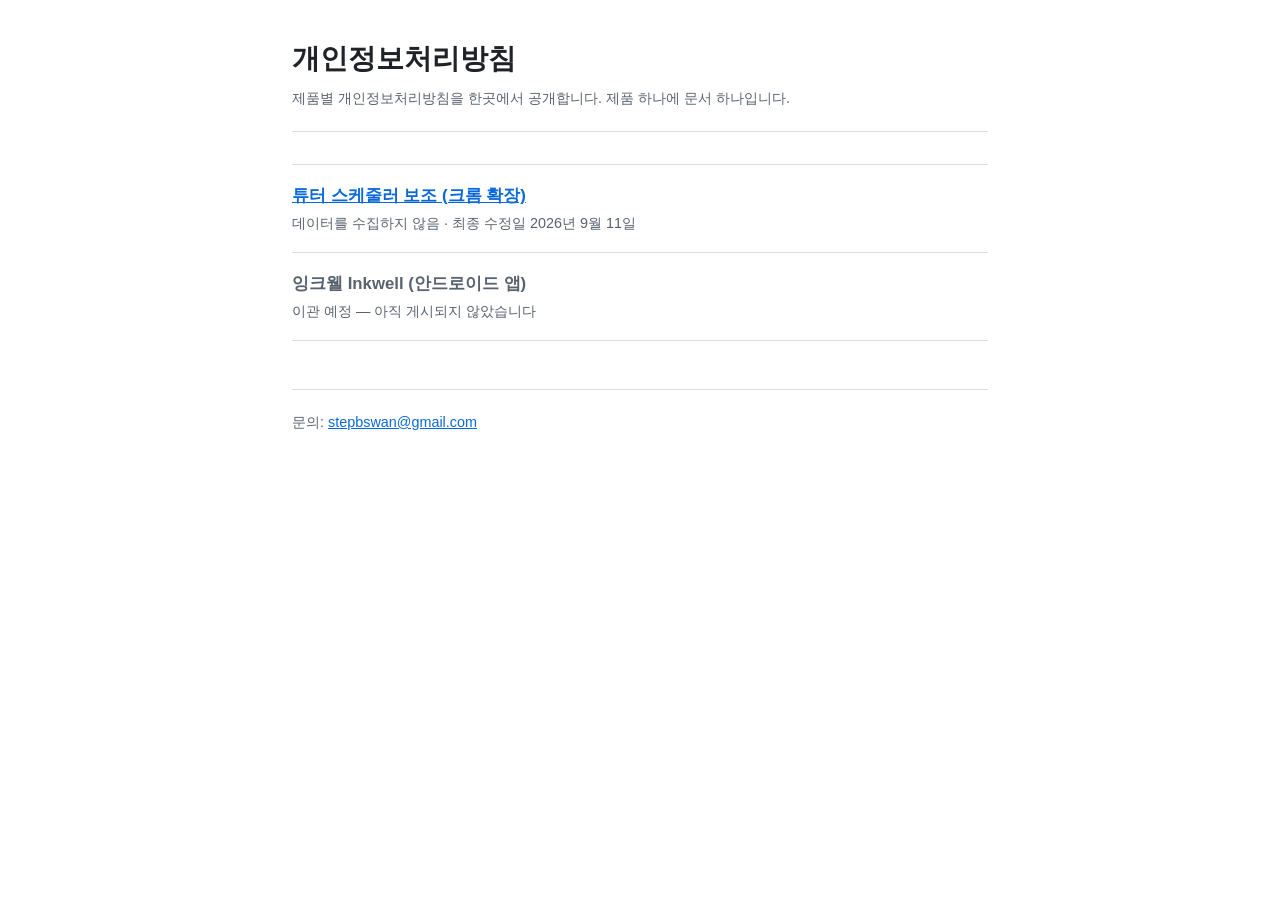
<file: index.html>
<!DOCTYPE html>
<html lang="ko">
<head>
<meta charset="utf-8">
<meta name="viewport" content="width=device-width, initial-scale=1">
<title>개인정보처리방침 — 정책 목록</title>
<meta name="description" content="앱·확장·서비스별 개인정보처리방침 목록.">
<link rel="stylesheet" href="assets/style.css">
</head>
<body>
<main class="wrap">

  <header class="doc">
    <h1>개인정보처리방침</h1>
    <p class="meta">제품별 개인정보처리방침을 한곳에서 공개합니다. 제품 하나에 문서 하나입니다.</p>
  </header>

  <ul class="policy-list">
    <li>
      <a class="name" href="privacy/tutor-scheduler-ext.html">튜터 스케줄러 보조 (크롬 확장)</a>
      <span class="note">데이터를 수집하지 않음 · 최종 수정일 2026년 9월 11일</span>
    </li>
    <li class="pending">
      <span class="name">잉크웰 Inkwell (안드로이드 앱)</span>
      <span class="note">이관 예정 — 아직 게시되지 않았습니다</span>
    </li>
  </ul>

  <footer class="doc">
    <p>문의: <a href="mailto:stepbswan@gmail.com">stepbswan@gmail.com</a></p>
  </footer>

</main>
</body>
</html>
</file>
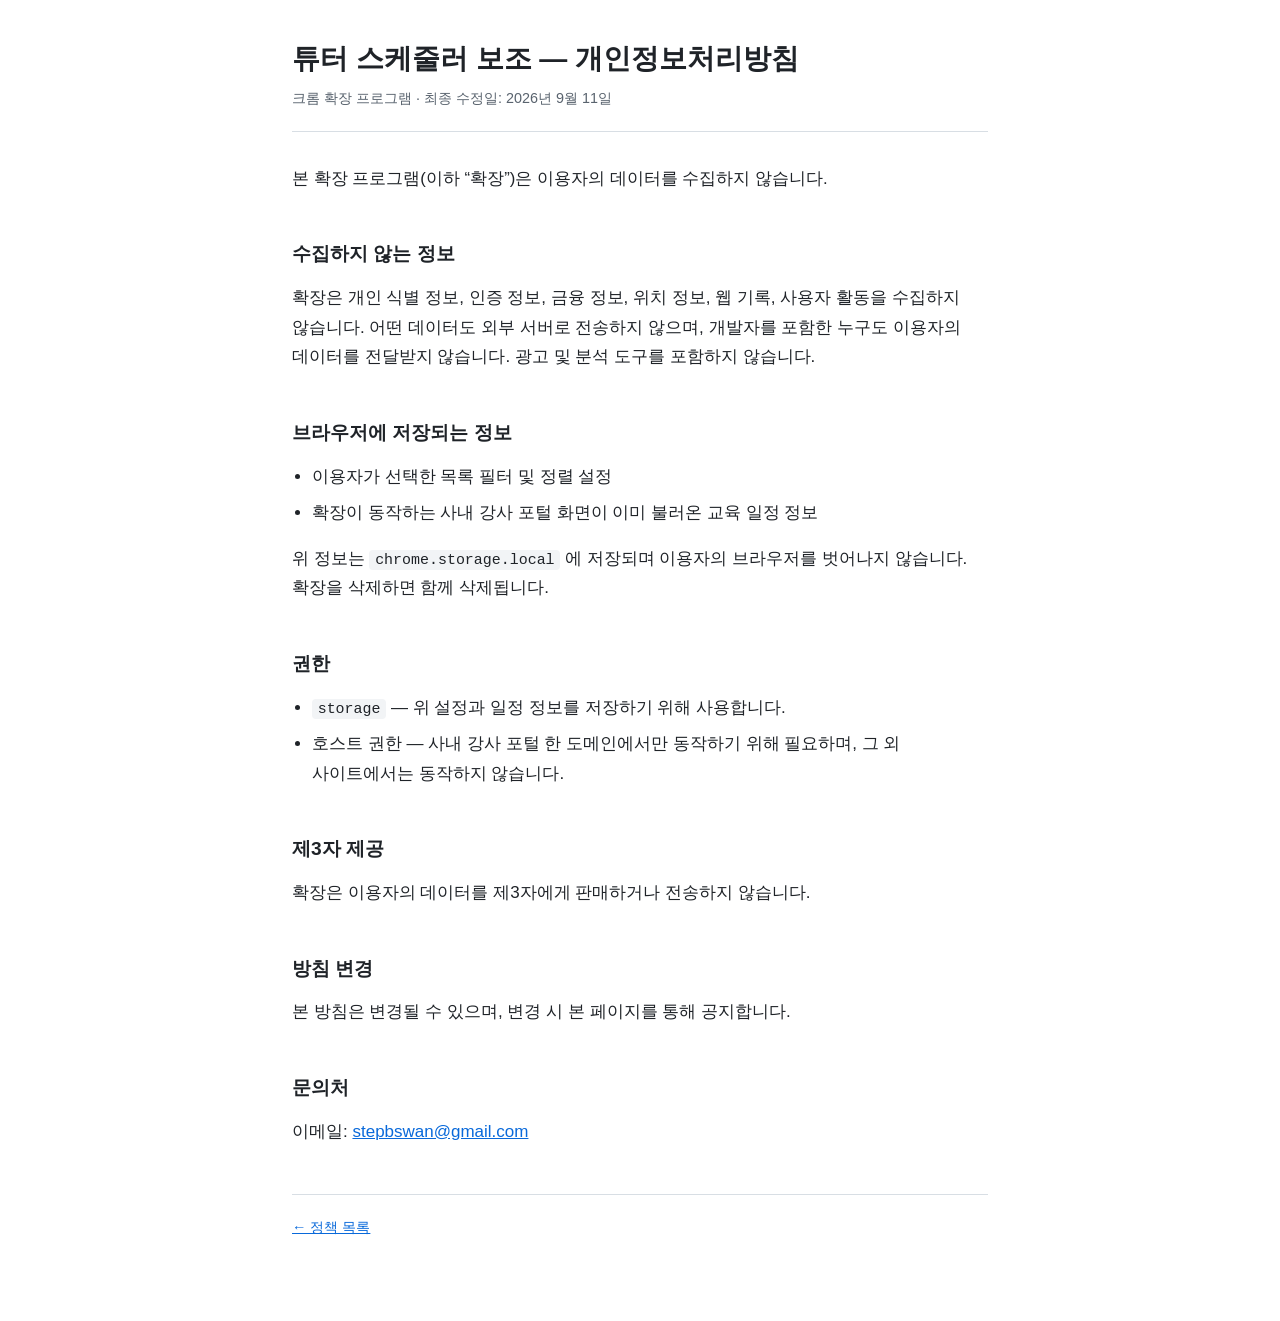
<file: privacy/tutor-scheduler-ext.html>
<!DOCTYPE html>
<html lang="ko">
<head>
<meta charset="utf-8">
<meta name="viewport" content="width=device-width, initial-scale=1">
<title>튜터 스케줄러 보조 — 개인정보처리방침</title>
<meta name="description" content="크롬 확장 프로그램 '튜터 스케줄러 보조'의 개인정보처리방침. 이용자 데이터를 수집하지 않습니다.">
<link rel="stylesheet" href="../assets/style.css">
</head>
<body>
<main class="wrap">

  <header class="doc">
    <h1>튜터 스케줄러 보조 — 개인정보처리방침</h1>
    <p class="meta">크롬 확장 프로그램 · 최종 수정일: 2026년 9월 11일</p>
  </header>

  <p class="lead">본 확장 프로그램(이하 &ldquo;확장&rdquo;)은 이용자의 데이터를 수집하지 않습니다.</p>

  <h2>수집하지 않는 정보</h2>
  <p>
    확장은 개인 식별 정보, 인증 정보, 금융 정보, 위치 정보, 웹 기록, 사용자 활동을
    수집하지 않습니다. 어떤 데이터도 외부 서버로 전송하지 않으며, 개발자를 포함한
    누구도 이용자의 데이터를 전달받지 않습니다. 광고 및 분석 도구를 포함하지 않습니다.
  </p>

  <h2>브라우저에 저장되는 정보</h2>
  <ul>
    <li>이용자가 선택한 목록 필터 및 정렬 설정</li>
    <li>확장이 동작하는 사내 강사 포털 화면이 이미 불러온 교육 일정 정보</li>
  </ul>
  <p>
    위 정보는 <code>chrome.storage.local</code> 에 저장되며 이용자의 브라우저를 벗어나지
    않습니다. 확장을 삭제하면 함께 삭제됩니다.
  </p>

  <h2>권한</h2>
  <ul>
    <li><code>storage</code> — 위 설정과 일정 정보를 저장하기 위해 사용합니다.</li>
    <li>호스트 권한 — 사내 강사 포털 한 도메인에서만 동작하기 위해 필요하며,
      그 외 사이트에서는 동작하지 않습니다.</li>
  </ul>

  <h2>제3자 제공</h2>
  <p>확장은 이용자의 데이터를 제3자에게 판매하거나 전송하지 않습니다.</p>

  <h2>방침 변경</h2>
  <p>본 방침은 변경될 수 있으며, 변경 시 본 페이지를 통해 공지합니다.</p>

  <h2>문의처</h2>
  <p>이메일: <a href="mailto:stepbswan@gmail.com">stepbswan@gmail.com</a></p>

  <footer class="doc">
    <p><a href="../">← 정책 목록</a></p>
  </footer>

</main>
</body>
</html>
</file>
<file: assets/style.css>
/* 96_Policies — 개인정보처리방침 공통 스타일 */

:root {
  --bg: #ffffff;
  --fg: #1f2328;
  --muted: #59636e;
  --line: #d8dee4;
  --accent: #0969da;
  --code-bg: #f2f4f6;
}

@media (prefers-color-scheme: dark) {
  :root {
    --bg: #14171a;
    --fg: #e6edf3;
    --muted: #9aa7b2;
    --line: #2b3138;
    --accent: #6cb6ff;
    --code-bg: #1e2328;
  }
}

* { box-sizing: border-box; }

html {
  -webkit-text-size-adjust: 100%;
}

body {
  margin: 0;
  background: var(--bg);
  color: var(--fg);
  font-family: -apple-system, BlinkMacSystemFont, "Segoe UI", "Apple SD Gothic Neo",
    "Malgun Gothic", "Noto Sans KR", Roboto, sans-serif;
  font-size: 17px;
  line-height: 1.75;
  word-break: keep-all;
  overflow-wrap: break-word;
}

.wrap {
  max-width: 46rem;
  margin: 0 auto;
  padding: 2.5rem 1.25rem 4rem;
}

header.doc {
  border-bottom: 1px solid var(--line);
  padding-bottom: 1.25rem;
  margin-bottom: 2rem;
}

h1 {
  font-size: 1.75rem;
  line-height: 1.35;
  margin: 0 0 .5rem;
}

h2 {
  font-size: 1.2rem;
  margin: 2.5rem 0 .75rem;
  padding-top: .25rem;
}

p { margin: 0 0 1rem; }

ul { padding-left: 1.25rem; margin: 0 0 1rem; }
li { margin-bottom: .4rem; }

a { color: var(--accent); }
a:hover { text-decoration: none; }

.meta {
  color: var(--muted);
  font-size: .9rem;
  margin: 0;
}

.lead {
  font-size: 1.05rem;
}

code {
  background: var(--code-bg);
  padding: .12em .38em;
  border-radius: 4px;
  font-family: ui-monospace, SFMono-Regular, Menlo, Consolas, monospace;
  font-size: .88em;
}

/* 정책 목록 (index) */
.policy-list {
  list-style: none;
  padding: 0;
  margin: 1.5rem 0 0;
}

.policy-list li {
  border-top: 1px solid var(--line);
  padding: 1rem 0;
  margin: 0;
}

.policy-list li:last-child { border-bottom: 1px solid var(--line); }

.policy-list .name {
  font-size: 1.05rem;
  font-weight: 600;
}

.policy-list .note {
  display: block;
  color: var(--muted);
  font-size: .9rem;
}

.pending .name { color: var(--muted); font-weight: 600; }

footer.doc {
  margin-top: 3rem;
  padding-top: 1.25rem;
  border-top: 1px solid var(--line);
  color: var(--muted);
  font-size: .9rem;
}

@media (max-width: 480px) {
  body { font-size: 16px; }
  .wrap { padding: 1.75rem 1.1rem 3rem; }
  h1 { font-size: 1.45rem; }
}
</file>
